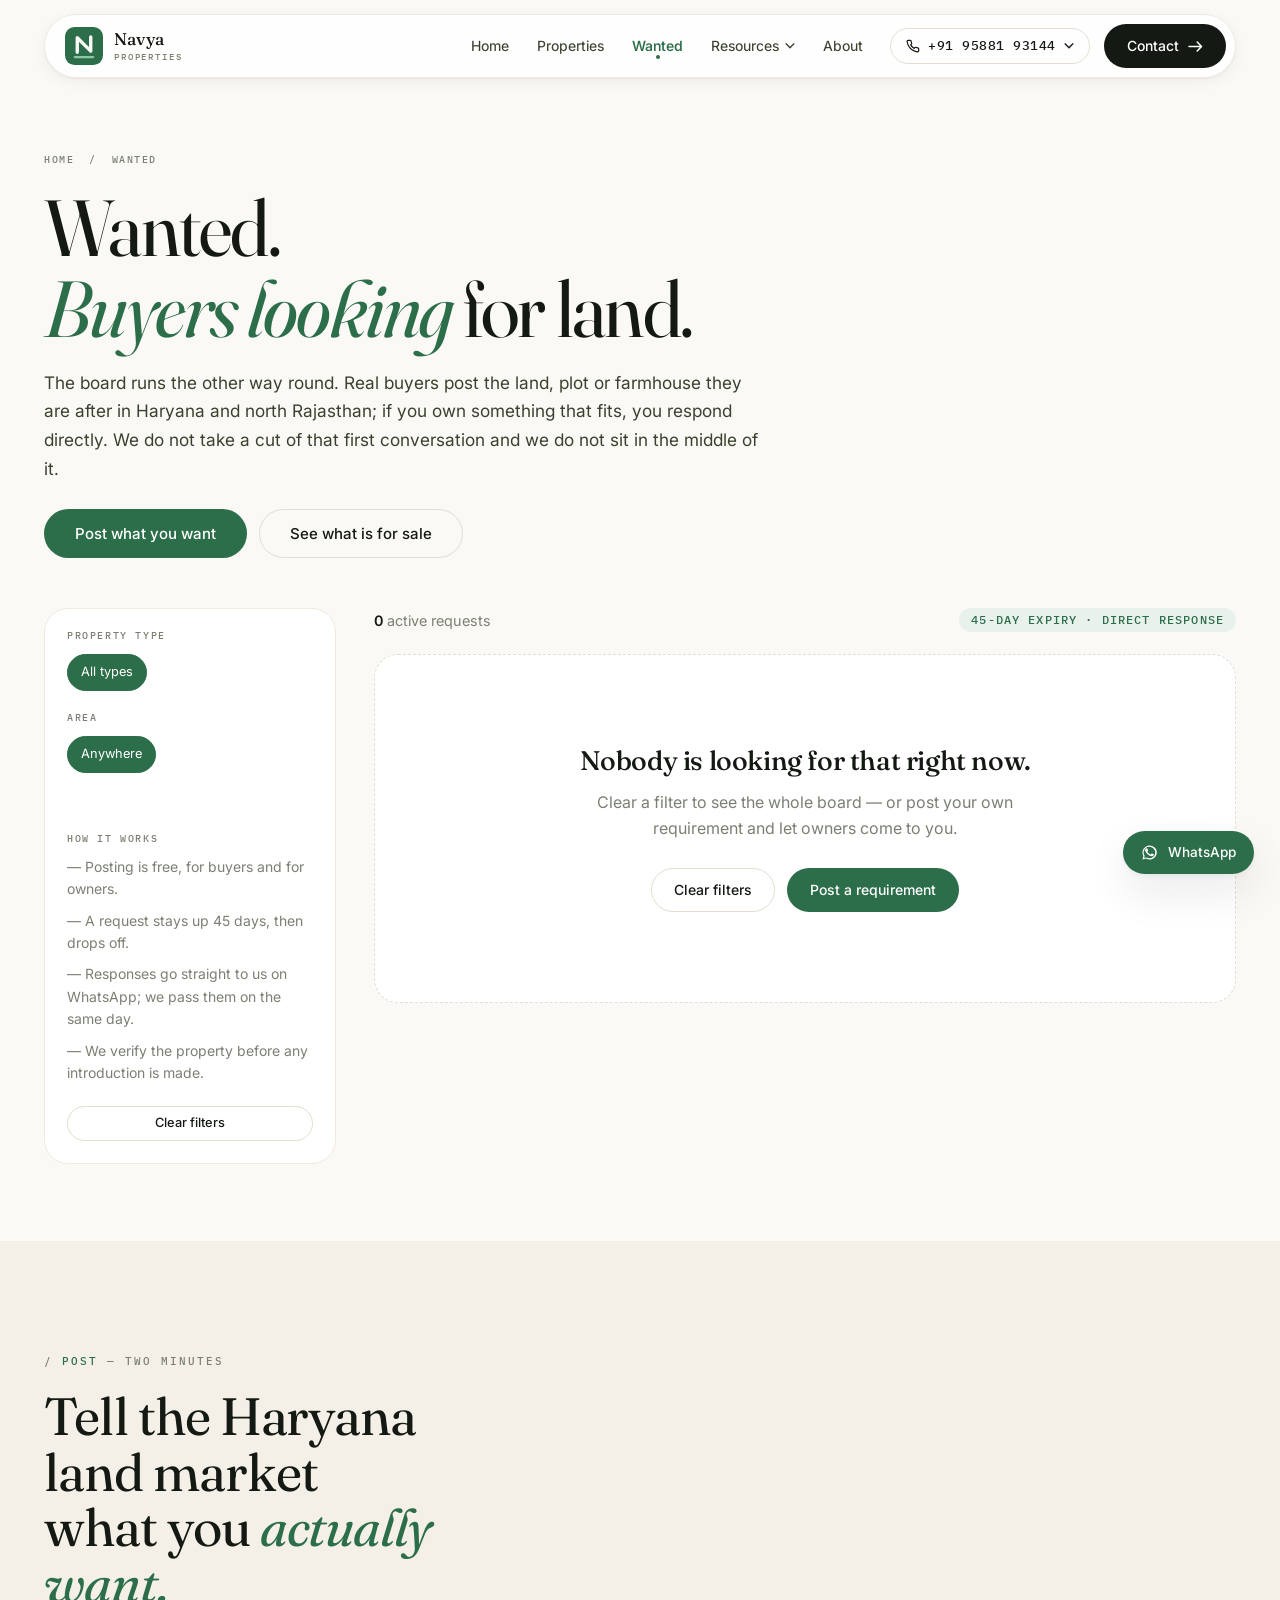
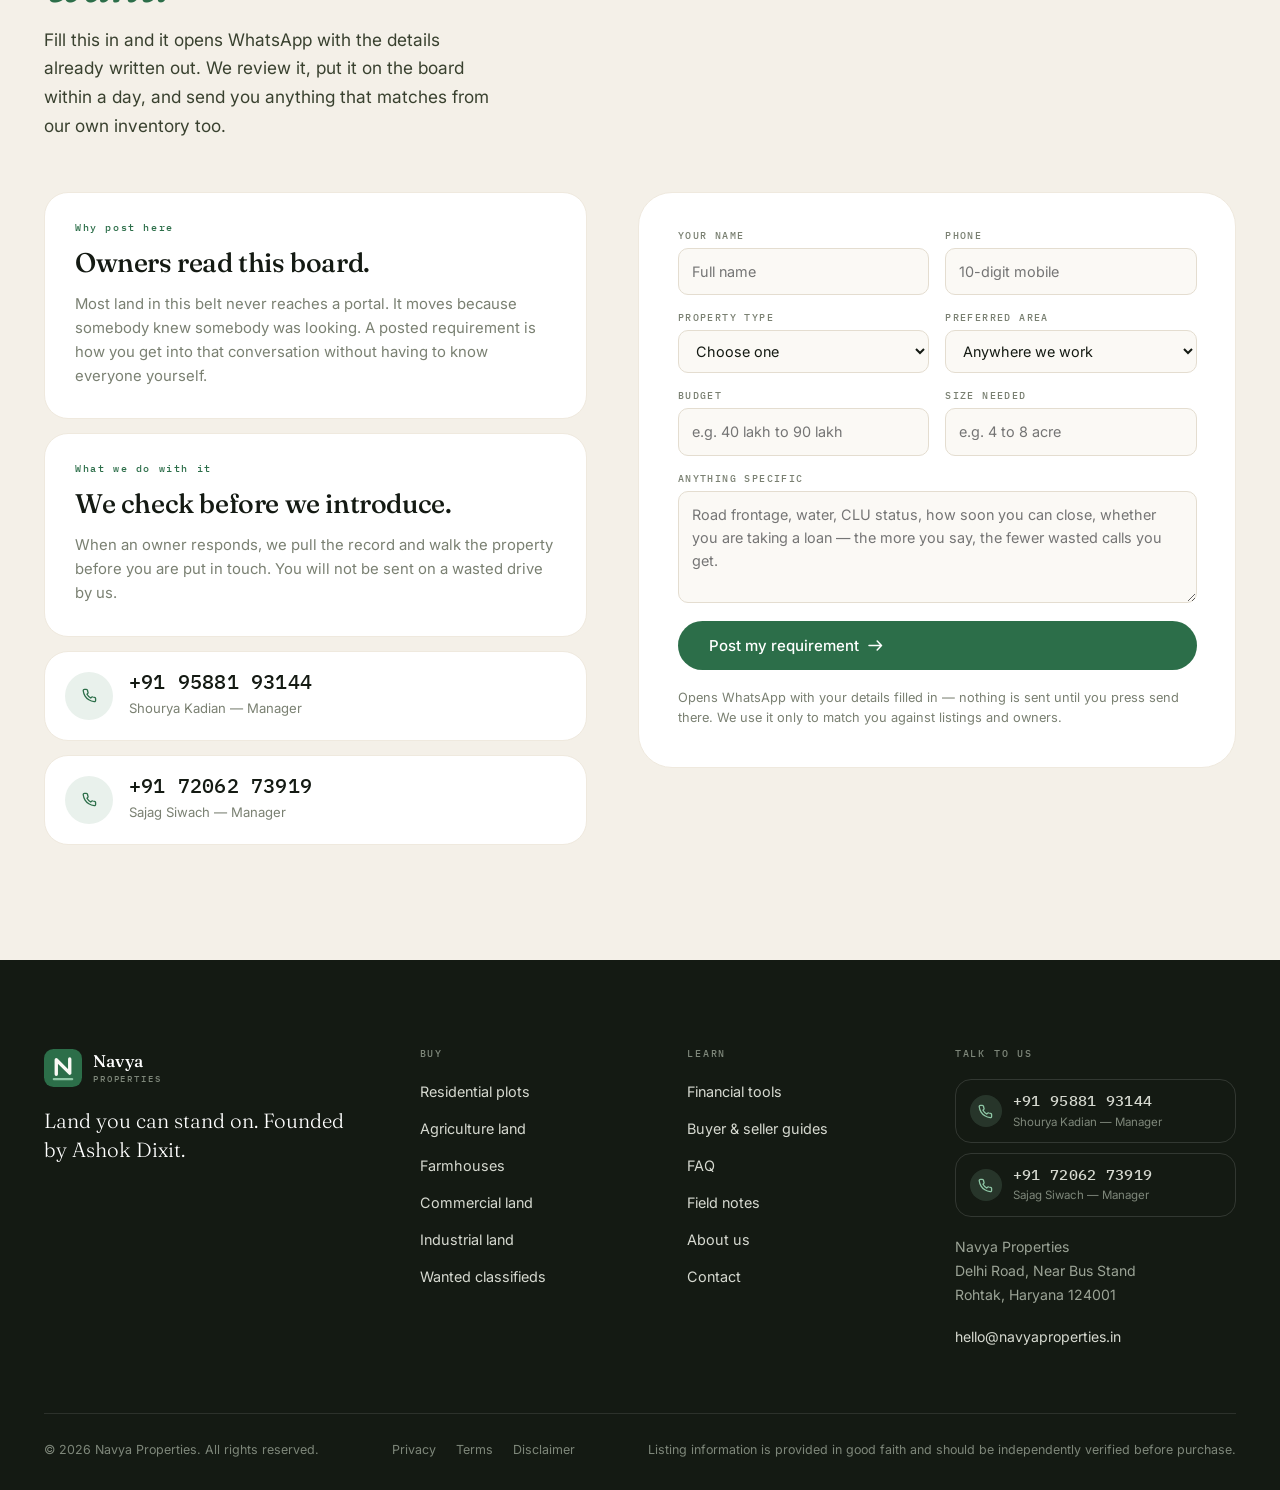
<file: wanted.html>
<!DOCTYPE html>
<html lang="en-IN">
<head>
<meta charset="utf-8">
<meta name="viewport" content="width=device-width, initial-scale=1">
<title>Buyers Looking for Land in Haryana | Navya Properties</title>
<meta name="description" content="Looking for agricultural land, a plot or a farmhouse in Haryana or north Rajasthan? Post your requirement free on our Wanted board and owners respond directly.">
<meta name="robots" content="index, follow, max-image-preview:large">
<meta name="theme-color" content="#2C6E49">
<link rel="canonical" href="https://www.navyaproperty.com/wanted.html">

<meta property="og:type" content="website">
<meta property="og:site_name" content="Navya Properties">
<meta property="og:locale" content="en_IN">
<meta property="og:title" content="Wanted — Buyers Looking for Land in Haryana | Navya Properties">
<meta property="og:description" content="Buyers post what they are looking for; owners respond directly. Free to post, 45-day expiry, no commission on the first conversation.">
<meta property="og:url" content="https://www.navyaproperty.com/wanted.html">
<meta property="og:image" content="https://images.unsplash.com/photo-1500382017468-9049fed747ef?w=1200&amp;h=630&amp;q=76&amp;auto=format&amp;fit=crop">
<meta property="og:image:width" content="1200">
<meta property="og:image:height" content="630">
<meta property="og:image:alt" content="Open farmland at first light">
<meta name="twitter:card" content="summary_large_image">
<meta name="twitter:title" content="Wanted — Buyers Looking for Land in Haryana | Navya Properties">
<meta name="twitter:description" content="Buyers post what they are looking for; owners respond directly. Free to post, 45-day expiry, no commission on the first conversation.">
<meta name="twitter:image" content="https://images.unsplash.com/photo-1500382017468-9049fed747ef?w=1200&amp;h=630&amp;q=76&amp;auto=format&amp;fit=crop">

<link rel="icon" href="assets/img/favicon.svg" type="image/svg+xml">
<link rel="apple-touch-icon" href="assets/img/logo-mark.svg">

<!-- Marks that scripting is live. The scroll-reveal CSS is gated on this, so
     if JS never runs the page renders normally instead of staying blank. -->
<script>document.documentElement.className += " js";</script>

<link rel="preconnect" href="https://fonts.googleapis.com">
<link rel="preconnect" href="https://fonts.gstatic.com" crossorigin>
<link rel="preconnect" href="https://images.unsplash.com" crossorigin>
<link rel="stylesheet" href="https://fonts.googleapis.com/css2?family=Fraunces:ital,opsz,wght@0,9..144,300..700;1,9..144,300..700&family=IBM+Plex+Mono:wght@400;500&family=Inter:wght@300..700&display=swap">
<link rel="stylesheet" href="assets/css/site.css">

<script src="assets/js/config.js" defer></script>
<script src="assets/js/data.js" defer></script>
<script src="assets/js/site.js" defer></script>
<script src="assets/js/wanted.js" defer></script>

<script type="application/ld+json">
{
  "@context": "https://schema.org",
  "@graph": [
    {
      "@type": "WebPage",
      "@id": "https://www.navyaproperty.com/wanted.html#webpage",
      "url": "https://www.navyaproperty.com/wanted.html",
      "name": "Buyers Looking for Land in Haryana | Navya Properties",
      "inLanguage": "en-IN",
      "isPartOf": { "@id": "https://www.navyaproperty.com/#website" },
      "about": { "@id": "https://www.navyaproperty.com/#business" },
      "breadcrumb": { "@id": "https://www.navyaproperty.com/wanted.html#breadcrumb" }
    },
    {
      "@type": "BreadcrumbList",
      "@id": "https://www.navyaproperty.com/wanted.html#breadcrumb",
      "itemListElement": [
        { "@type": "ListItem", "position": 1, "name": "Home", "item": "https://www.navyaproperty.com/" },
        { "@type": "ListItem", "position": 2, "name": "Wanted", "item": "https://www.navyaproperty.com/wanted.html" }
      ]
    }
  ]
}
</script>
</head>

<body>
<a class="skip" href="#main">Skip to content</a>

<!-- ══════════════════════════════ HEADER ══════════════════════════════ -->
<header class="header">
  <div class="header__in">

    <a class="lockup" href="index.html" aria-label="Navya Properties — home">
      <svg class="lockup__mark" viewBox="0 0 96 96" aria-hidden="true">
        <rect width="96" height="96" rx="24" fill="#2C6E49"/>
        <path d="M31 64V27l34 34V25" fill="none" stroke="#FBF9F5" stroke-width="8.5" stroke-linecap="round" stroke-linejoin="round"/>
        <path d="M25 76h46" fill="none" stroke="#8FC7A6" stroke-width="6" stroke-linecap="round"/>
      </svg>
      <span class="lockup__type">
        <span class="lockup__word">Navya</span>
        <span class="lockup__desc">Properties</span>
      </span>
    </a>

    <nav class="nav" aria-label="Primary">
      <a class="nav__link" href="index.html">Home</a>
      <a class="nav__link" href="properties.html">Properties</a>
      <a class="nav__link" href="wanted.html">Wanted</a>

      <span class="drop" data-pop data-open="false">
        <button class="nav__link drop__btn" data-pop-btn aria-expanded="false">
          Resources
          <svg width="10" height="6" viewBox="0 0 11 7" fill="none" aria-hidden="true"><path d="M1 1l4.5 4.5L10 1" stroke="currentColor" stroke-width="1.6" stroke-linecap="round"/></svg>
        </button>
        <span class="drop__panel">
          <a class="drop__item" href="resources.html#tools"><b>Financial tools</b><span>Appreciation, rental yield, LTCG tax, land-unit converter</span></a>
          <a class="drop__item" href="resources.html#guides"><b>Buyer &amp; seller guides</b><span>Free walkthroughs written by our own team</span></a>
          <a class="drop__item" href="resources.html#faq"><b>FAQ</b><span>Fees, verification, NRI rules, timelines</span></a>
          <a class="drop__item" href="resources.html#journal"><b>Field notes</b><span>What we learn on the ground, written up</span></a>
        </span>
      </span>

      <a class="nav__link" href="about.html">About</a>
    </nav>

    <div class="tel" data-pop data-open="false">
      <button class="tel__btn" data-pop-btn aria-expanded="false" aria-label="Show phone numbers">
        <svg width="14" height="14" viewBox="0 0 16 16" fill="none" aria-hidden="true"><path d="M14.5 11.3v2a1.3 1.3 0 0 1-1.5 1.3 13.2 13.2 0 0 1-5.7-2 13 13 0 0 1-4-4A13.2 13.2 0 0 1 1.3 2.9 1.3 1.3 0 0 1 2.6 1.5h2a1.3 1.3 0 0 1 1.3 1.1c.1.7.2 1.3.5 1.9a1.3 1.3 0 0 1-.3 1.4l-.8.8a10.7 10.7 0 0 0 4 4l.8-.8a1.3 1.3 0 0 1 1.4-.3c.6.2 1.2.4 1.9.5a1.3 1.3 0 0 1 1.1 1.2z" stroke="currentColor" stroke-width="1.4" stroke-linecap="round" stroke-linejoin="round"/></svg>
        <span class="js-tel-label">+91 95881 93144</span>
        <svg width="10" height="6" viewBox="0 0 11 7" fill="none" aria-hidden="true"><path d="M1 1l4.5 4.5L10 1" stroke="currentColor" stroke-width="1.6" stroke-linecap="round"/></svg>
      </button>
      <div class="tel__panel js-tel-panel"></div>
    </div>

    <a class="btn header__cta" href="contact.html">
      Contact
      <svg class="arw" width="15" height="11" viewBox="0 0 15 11" fill="none" aria-hidden="true"><path d="M9.2 1l4.3 4.5L9.2 10M13 5.5H1" stroke="currentColor" stroke-width="1.5" stroke-linecap="round" stroke-linejoin="round"/></svg>
    </a>

    <button class="burger" aria-label="Open menu" aria-expanded="false" aria-controls="msheet">
      <span></span><span></span><span></span>
    </button>
  </div>
</header>

<!-- Mobile navigation sheet -->
<div class="msheet" id="msheet" data-open="false">
  <a class="msheet__link" href="index.html">Home</a>
  <a class="msheet__link" href="properties.html">Properties</a>
  <a class="msheet__link" href="wanted.html">Wanted</a>
  <a class="msheet__link" href="resources.html">Resources</a>
  <div class="msheet__sub">
    <a href="resources.html#tools">Financial tools</a>
    <a href="resources.html#guides">Buyer &amp; seller guides</a>
    <a href="resources.html#faq">FAQ</a>
    <a href="resources.html#journal">Field notes</a>
  </div>
  <a class="msheet__link" href="about.html">About</a>
  <a class="msheet__link" href="contact.html">Contact</a>
  <div class="msheet__tel js-tel-list"></div>
</div>


<main id="main">

<section class="phead">
  <div class="wrap">
    <p class="phead__crumb"><a href="index.html">Home</a> &nbsp;/&nbsp; Wanted</p>
    <h1 class="display">Wanted.<br><em>Buyers looking</em> for land.</h1>
    <p class="lede">The board runs the other way round. Real buyers post the land, plot or farmhouse they are after in Haryana and north Rajasthan; if you own something that fits, you respond directly. We do not take a cut of that first conversation and we do not sit in the middle of it.</p>
    <div class="flex-btns mt-m">
      <a class="btn btn--brand btn--wide" href="#post">Post what you want</a>
      <a class="btn btn--ghost btn--wide" href="properties.html">See what is for sale</a>
    </div>
  </div>
</section>

<section class="sec sec--tight" style="padding-top:0">
  <div class="wrap">
    <div class="layout">

      <form class="filters js-wfilters" aria-label="Filter wanted requests">
        <div class="fgroup">
          <h4>Property type</h4>
          <div class="fpills js-w-type"></div>
        </div>
        <div class="fgroup">
          <h4>Area</h4>
          <div class="fpills fpills--scroll js-w-city"></div>
        </div>
        <hr class="divider" style="border:0;height:1px;background:var(--line)">
        <div>
          <h4 style="font:500 10px/1 var(--mono);letter-spacing:.16em;text-transform:uppercase;color:var(--muted);margin-bottom:12px">How it works</h4>
          <ul class="small" style="color:var(--muted);display:grid;gap:9px">
            <li>&mdash; Posting is free, for buyers and for owners.</li>
            <li>&mdash; A request stays up 45 days, then drops off.</li>
            <li>&mdash; Responses go straight to us on WhatsApp; we pass them on the same day.</li>
            <li>&mdash; We verify the property before any introduction is made.</li>
          </ul>
        </div>
        <button type="button" class="btn btn--ghost btn--block btn--sm js-wreset">Clear filters</button>
      </form>

      <div>
        <div class="resbar">
          <p class="resbar__count"><b class="js-wcount">0</b> <span class="js-wcount-word">active requests</span></p>
          <span class="chip chip--verified">45-day expiry &middot; direct response</span>
        </div>

        <div class="wgrid js-wresults"></div>

        <div class="empty js-wempty" hidden>
          <h3 class="h3">Nobody is looking for that right now.</h3>
          <p class="mt-s">Clear a filter to see the whole board &mdash; or post your own requirement and let owners come to you.</p>
          <div class="flex-btns mt-m" style="justify-content:center">
            <button type="button" class="btn btn--ghost js-wreset">Clear filters</button>
            <a class="btn btn--brand" href="#post">Post a requirement</a>
          </div>
        </div>
      </div>

    </div>
  </div>
</section>

<!-- ══════════════════════════ POST A REQUEST ══════════════════════════ -->
<section class="sec sec--sand" id="post">
  <div class="wrap">
    <div class="sec-head" data-reveal>
      <div class="sec-head__l">
        <span class="sec-num">/ <b>Post</b> &mdash; Two minutes</span>
        <h2 class="h2">Tell the Haryana land market<br>what you <em>actually want.</em></h2>
        <p class="lede mt-s">Fill this in and it opens WhatsApp with the details already written out. We review it, put it on the board within a day, and send you anything that matches from our own inventory too.</p>
      </div>
    </div>

    <div class="cgrid mt-l" data-reveal="60">
      <div>
        <div class="vcard">
          <span class="vcard__n">Why post here</span>
          <h3 class="h3">Owners read this board.</h3>
          <p>Most land in this belt never reaches a portal. It moves because somebody knew somebody was looking. A posted requirement is how you get into that conversation without having to know everyone yourself.</p>
        </div>
        <div class="vcard mt-s">
          <span class="vcard__n">What we do with it</span>
          <h3 class="h3">We check before we introduce.</h3>
          <p>When an owner responds, we pull the record and walk the property before you are put in touch. You will not be sent on a wasted drive by us.</p>
        </div>
        <div class="callcard mt-s js-tel-list"></div>
      </div>

      <form class="form js-form" data-subject="Wanted listing" data-intro="New WANTED request from the website:">
        <div class="form__row">
          <div class="field">
            <label for="w-name">Your name</label>
            <input id="w-name" name="name" required autocomplete="name" placeholder="Full name">
          </div>
          <div class="field">
            <label for="w-phone">Phone</label>
            <input id="w-phone" name="phone" required inputmode="tel" autocomplete="tel" placeholder="10-digit mobile">
          </div>
        </div>

        <div class="form__row">
          <div class="field">
            <label for="w-type">Property type</label>
            <select id="w-type" name="type" class="js-type-options" required><option value="">Choose one</option></select>
          </div>
          <div class="field">
            <label for="w-city">Preferred area</label>
            <select id="w-city" name="city" class="js-city-options"><option value="">Anywhere we work</option></select>
          </div>
        </div>

        <div class="form__row">
          <div class="field">
            <label for="w-budget">Budget</label>
            <input id="w-budget" name="budget" placeholder="e.g. 40 lakh to 90 lakh">
          </div>
          <div class="field">
            <label for="w-size">Size needed</label>
            <input id="w-size" name="size" placeholder="e.g. 4 to 8 acre">
          </div>
        </div>

        <div class="field">
          <label for="w-note">Anything specific</label>
          <textarea id="w-note" name="note" placeholder="Road frontage, water, CLU status, how soon you can close, whether you are taking a loan — the more you say, the fewer wasted calls you get."></textarea>
        </div>

        <button class="btn btn--brand btn--wide" type="submit">
          Post my requirement
          <svg class="arw" width="15" height="11" viewBox="0 0 15 11" fill="none" aria-hidden="true"><path d="M9.2 1l4.3 4.5L9.2 10M13 5.5H1" stroke="currentColor" stroke-width="1.5" stroke-linecap="round" stroke-linejoin="round"/></svg>
        </button>

        <p class="form__note">Opens WhatsApp with your details filled in &mdash; nothing is sent until you press send there. We use it only to match you against listings and owners.</p>
        <p class="form__ok">Thanks &mdash; your details are ready in WhatsApp. Send that message and we will have the request on the board within a day.</p>
      </form>
    </div>
  </div>
</section>

</main>

<!-- ══════════════════════════════ FOOTER ══════════════════════════════ -->
<footer class="footer">
  <div class="wrap">
    <div class="footer__grid">

      <div class="footer__brand">
        <span class="lockup">
          <svg class="lockup__mark" viewBox="0 0 96 96" aria-hidden="true">
            <rect width="96" height="96" rx="24" fill="#2C6E49"/>
            <path d="M31 64V27l34 34V25" fill="none" stroke="#FBF9F5" stroke-width="8.5" stroke-linecap="round" stroke-linejoin="round"/>
            <path d="M25 76h46" fill="none" stroke="#8FC7A6" stroke-width="6" stroke-linecap="round"/>
          </svg>
          <span class="lockup__type">
            <span class="lockup__word">Navya</span>
            <span class="lockup__desc">Properties</span>
          </span>
        </span>
        <p class="footer__tag">Land you can stand on. Founded by <span class="js-founder">Ashok Dixit</span>.</p>
        <div class="socials">
          <a href="#" data-social="facebook" aria-label="Facebook"><svg width="16" height="16" viewBox="0 0 24 24" fill="currentColor"><path d="M14 9h3V6h-3c-2.2 0-4 1.8-4 4v2H8v3h2v7h3v-7h3l1-3h-4v-2c0-.6.4-1 1-1z"/></svg></a>
          <a href="#" data-social="instagram" aria-label="Instagram"><svg width="16" height="16" viewBox="0 0 24 24" fill="none"><rect x="3" y="3" width="18" height="18" rx="5" stroke="currentColor" stroke-width="1.8"/><circle cx="12" cy="12" r="4" stroke="currentColor" stroke-width="1.8"/><circle cx="17.2" cy="6.8" r="1.2" fill="currentColor"/></svg></a>
          <a href="#" data-social="youtube" aria-label="YouTube"><svg width="16" height="16" viewBox="0 0 24 24" fill="currentColor"><path d="M22 12s0-3.2-.4-4.7a2.5 2.5 0 0 0-1.8-1.8C18.3 5 12 5 12 5s-6.3 0-7.8.5a2.5 2.5 0 0 0-1.8 1.8C2 8.8 2 12 2 12s0 3.2.4 4.7a2.5 2.5 0 0 0 1.8 1.8C5.7 19 12 19 12 19s6.3 0 7.8-.5a2.5 2.5 0 0 0 1.8-1.8C22 15.2 22 12 22 12zM10 15V9l5 3z"/></svg></a>
          <a href="#" data-social="linkedin" aria-label="LinkedIn"><svg width="16" height="16" viewBox="0 0 24 24" fill="currentColor"><path d="M6.9 8.5H4V20h2.9zM5.4 3.7a1.7 1.7 0 1 0 0 3.4 1.7 1.7 0 0 0 0-3.4zM20 13.4c0-3.1-1.7-4.6-3.9-4.6a3.4 3.4 0 0 0-3 1.7V8.5H10.2V20H13v-6c0-1.6.3-3 2.2-3s1.9 1.6 1.9 3.1V20H20z"/></svg></a>
        </div>
      </div>

      <div>
        <h4>Buy</h4>
        <ul>
          <li><a href="properties.html?type=residential-plot">Residential plots</a></li>
          <li><a href="properties.html?type=agriculture-land">Agriculture land</a></li>
          <li><a href="properties.html?type=farmhouse">Farmhouses</a></li>
          <li><a href="properties.html?type=commercial-land">Commercial land</a></li>
          <li><a href="properties.html?type=industrial-land">Industrial land</a></li>
          <li><a href="wanted.html">Wanted classifieds</a></li>
        </ul>
      </div>

      <div>
        <h4>Learn</h4>
        <ul>
          <li><a href="resources.html#tools">Financial tools</a></li>
          <li><a href="resources.html#guides">Buyer &amp; seller guides</a></li>
          <li><a href="resources.html#faq">FAQ</a></li>
          <li><a href="resources.html#journal">Field notes</a></li>
          <li><a href="about.html">About us</a></li>
          <li><a href="contact.html">Contact</a></li>
        </ul>
      </div>

      <div>
        <h4>Talk to us</h4>
        <div class="footer__tel js-tel-list"></div>
        <p class="footer__addr js-office"></p>
        <p class="footer__addr"><a class="js-email" href="#"></a></p>
      </div>

    </div>

    <div class="footer__legal">
      <p>&copy; <span class="js-year">2026</span> Navya Properties. All rights reserved.</p>
      <nav aria-label="Legal">
        <a href="#">Privacy</a>
        <a href="#">Terms</a>
        <a href="#">Disclaimer</a>
      </nav>
      <p>Listing information is provided in good faith and should be independently verified before purchase.</p>
    </div>
  </div>
</footer>

<div class="fab js-fab"></div>


</body>
</html>
</file>
<file: assets/css/site.css>
/* ==========================================================================
   Navya Properties — site.css
   One stylesheet for every page. Tokens first, then layout, then components.
   Light-only by design: the palette is paper + field, and the photography
   carries the contrast.
   ========================================================================== */

/* ── 1. Tokens ─────────────────────────────────────────────────────────── */
:root{
  --bg:#FBF9F5;
  --bg-2:#F4F0E8;
  --bg-3:#EDE7DB;
  --paper:#FFFFFF;

  --ink:#141A13;
  --ink-2:#39412F;
  --muted:#7A8072;
  --line:#E4DDD0;
  --line-soft:#EFE9DE;

  --brand:#2C6E49;
  --brand-2:#4C956C;
  --brand-3:#8FC7A6;
  --brand-soft:#E9F1EC;
  --gold:#A97C36;
  --gold-soft:#F6EEDF;

  --r-sm:10px;
  --r:16px;
  --r-lg:24px;
  --r-xl:34px;

  --maxw:1280px;
  --gut:clamp(18px,4vw,44px);

  --shadow-s:0 1px 2px rgba(20,26,19,.05), 0 4px 14px rgba(20,26,19,.05);
  --shadow-m:0 2px 6px rgba(20,26,19,.06), 0 18px 44px rgba(20,26,19,.09);
  --shadow-l:0 30px 80px rgba(20,26,19,.16);

  --sans:'Inter',system-ui,-apple-system,'Segoe UI',sans-serif;
  --serif:'Fraunces',Georgia,'Times New Roman',serif;
  --mono:'IBM Plex Mono',ui-monospace,'SF Mono',Menlo,monospace;

  --ease:cubic-bezier(.22,.61,.36,1);
}

/* ── 2. Reset ──────────────────────────────────────────────────────────── */
*,*::before,*::after{box-sizing:border-box}
html{-webkit-text-size-adjust:100%;scroll-behavior:smooth}
@media (prefers-reduced-motion:reduce){html{scroll-behavior:auto}}
body{
  margin:0;background:var(--bg);color:var(--ink);
  font:400 16px/1.62 var(--sans);
  -webkit-font-smoothing:antialiased;text-rendering:optimizeLegibility;
  overflow-x:hidden;
}
img,svg,video{max-width:100%;display:block}
img{height:auto}
a{color:inherit;text-decoration:none}
button,input,select,textarea{font:inherit;color:inherit}
button{background:none;border:0;cursor:pointer}
h1,h2,h3,h4,p,figure,blockquote,dl,dd{margin:0}
ul,ol{margin:0;padding:0;list-style:none}
:focus-visible{outline:2px solid var(--brand);outline-offset:3px;border-radius:4px}
::selection{background:var(--brand);color:#fff}

.skip{
  position:absolute;left:-9999px;top:0;z-index:200;
  background:var(--ink);color:#fff;padding:12px 20px;border-radius:0 0 var(--r-sm) 0;
}
.skip:focus{left:0}

/* ── 3. Layout primitives ──────────────────────────────────────────────── */
.wrap{width:100%;max-width:var(--maxw);margin-inline:auto;padding-inline:var(--gut)}
.sec{padding-block:clamp(64px,9vw,132px)}
.sec--tight{padding-block:clamp(48px,6vw,88px)}
.sec--paper{background:var(--paper)}
.sec--sand{background:var(--bg-2)}
.sec--ink{background:var(--ink);color:#F0EEE8}
.sec--ink .muted,.sec--ink .lede{color:#A9B2A4}

/* ── 4. Type ───────────────────────────────────────────────────────────── */
.eyebrow{
  font:500 11px/1 var(--mono);letter-spacing:.16em;text-transform:uppercase;
  color:var(--brand);display:inline-flex;align-items:center;gap:9px;
}
.eyebrow--muted{color:var(--muted)}
.eyebrow::before{content:"";width:22px;height:1px;background:currentColor;opacity:.5;flex:none}
.eyebrow--bare::before{display:none}

.display{
  font-family:var(--serif);font-weight:400;line-height:1.02;letter-spacing:-.022em;
  font-size:clamp(2.4rem,6.2vw,5.1rem);
  font-variation-settings:'opsz' 144;
}
.display em{font-style:italic;color:var(--brand)}
.h2{
  font-family:var(--serif);font-weight:400;line-height:1.06;letter-spacing:-.02em;
  font-size:clamp(1.95rem,4.1vw,3.35rem);
}
.h2 em{font-style:italic;color:var(--brand)}
.h3{
  font-family:var(--serif);font-weight:500;line-height:1.16;letter-spacing:-.015em;
  font-size:clamp(1.28rem,2.1vw,1.72rem);
}
.h4{font:500 1.02rem/1.35 var(--sans);letter-spacing:-.01em}
.lede{font-size:clamp(1rem,1.35vw,1.14rem);line-height:1.66;color:var(--ink-2);max-width:60ch}
.muted{color:var(--muted)}
.small{font-size:.875rem;line-height:1.6}

/* Section counter, e.g. "/ 02 — BY PURPOSE" */
.sec-head{display:flex;flex-wrap:wrap;gap:clamp(20px,4vw,60px);align-items:flex-end;justify-content:space-between}
.sec-head__l{max-width:46ch}
.sec-num{
  font:500 11px/1 var(--mono);letter-spacing:.18em;text-transform:uppercase;
  color:var(--muted);margin-bottom:22px;display:block;
}
.sec-num b{color:var(--brand);font-weight:500}

/* ── 5. Buttons & chips ────────────────────────────────────────────────── */
.btn{
  --bg-btn:var(--ink);--fg-btn:#fff;
  display:inline-flex;align-items:center;gap:9px;
  background:var(--bg-btn);color:var(--fg-btn);
  padding:14px 22px;border-radius:999px;
  font:500 .875rem/1 var(--sans);white-space:nowrap;
  transition:transform .28s var(--ease),background .28s var(--ease),box-shadow .28s var(--ease);
  border:1px solid transparent;
}
.btn:hover{transform:translateY(-2px);box-shadow:var(--shadow-m)}
.btn:active{transform:translateY(0)}
.btn .arw{transition:transform .28s var(--ease)}
.btn:hover .arw{transform:translateX(4px)}
.btn--brand{--bg-btn:var(--brand)}
.btn--ghost{--bg-btn:transparent;--fg-btn:var(--ink);border-color:var(--line)}
.btn--ghost:hover{border-color:var(--ink);background:var(--paper)}
.btn--light{--bg-btn:#fff;--fg-btn:var(--ink)}
.btn--sm{padding:10px 16px;font-size:.8rem}
.btn--wide{padding:16px 30px;font-size:.94rem}
.btn--block{width:100%;justify-content:center}

.link-arw{
  display:inline-flex;align-items:center;gap:8px;
  font:500 .875rem/1 var(--sans);color:var(--ink);
  border-bottom:1px solid var(--line);padding-bottom:5px;
  transition:color .25s var(--ease),border-color .25s var(--ease);
}
.link-arw:hover{color:var(--brand);border-color:var(--brand)}
.link-arw .arw{transition:transform .25s var(--ease)}
.link-arw:hover .arw{transform:translateX(4px)}

.chip{
  display:inline-flex;align-items:center;gap:6px;
  padding:6px 12px;border-radius:999px;background:var(--bg-2);
  font:500 .72rem/1 var(--mono);letter-spacing:.1em;text-transform:uppercase;color:var(--ink-2);
}
.chip--verified{background:var(--brand-soft);color:var(--brand)}
.chip--gold{background:var(--gold-soft);color:var(--gold)}
.chip--sold{background:var(--ink);color:#fff}
.chip--live{background:var(--brand);color:#fff}
.chip--live .dot{width:6px;height:6px;border-radius:50%;background:#fff;animation:pulse 2s infinite}
@keyframes pulse{0%,100%{opacity:1}50%{opacity:.25}}

/* ── 6. Header ─────────────────────────────────────────────────────────── */
.header{position:sticky;top:0;z-index:80;padding:14px var(--gut) 0;transition:padding .3s var(--ease)}
.header.is-stuck{padding-top:8px}
.header__in{
  max-width:var(--maxw);margin-inline:auto;
  display:flex;align-items:center;gap:14px;
  background:rgba(255,255,255,.86);backdrop-filter:blur(18px) saturate(150%);
  -webkit-backdrop-filter:blur(18px) saturate(150%);
  border:1px solid var(--line-soft);border-radius:999px;
  padding:9px 9px 9px 20px;
  box-shadow:var(--shadow-s);
  transition:box-shadow .3s var(--ease),background .3s var(--ease);
}
.header.is-stuck .header__in{box-shadow:var(--shadow-m);background:rgba(255,255,255,.95)}

.lockup{display:flex;align-items:center;gap:11px;flex:none}
.lockup__mark{width:38px;height:38px;flex:none}
.lockup__type{display:flex;flex-direction:column;line-height:1}
.lockup__word{font:500 1.06rem/1 var(--serif);letter-spacing:.01em}
.lockup__desc{font:500 8.5px/1 var(--mono);letter-spacing:.22em;text-transform:uppercase;color:var(--muted);margin-top:5px}

.nav{display:flex;align-items:center;gap:2px;margin-left:auto}
.nav__link{
  position:relative;padding:9px 13px;border-radius:999px;
  font:450 .875rem/1 var(--sans);color:var(--ink-2);
  transition:color .22s var(--ease),background .22s var(--ease);
}
.nav__link:hover{color:var(--ink);background:var(--bg-2)}
.nav__link[aria-current="page"]{color:var(--brand);font-weight:550}
.nav__link[aria-current="page"]::after{
  content:"";position:absolute;left:50%;bottom:3px;transform:translateX(-50%);
  width:4px;height:4px;border-radius:50%;background:var(--brand);
}

/* Resources dropdown */
.drop{position:relative}
.drop__btn{display:inline-flex;align-items:center;gap:6px}
.drop__btn svg{transition:transform .25s var(--ease)}
.drop[data-open="true"] .drop__btn svg{transform:rotate(180deg)}
.drop__panel{
  position:absolute;top:calc(100% + 12px);left:50%;transform:translate(-50%,8px);
  min-width:276px;background:var(--paper);border:1px solid var(--line-soft);
  border-radius:var(--r);box-shadow:var(--shadow-m);padding:8px;
  opacity:0;visibility:hidden;transition:opacity .22s var(--ease),transform .22s var(--ease),visibility .22s;
}
.drop[data-open="true"] .drop__panel{opacity:1;visibility:visible;transform:translate(-50%,0)}
.drop__item{display:block;padding:11px 13px;border-radius:var(--r-sm);transition:background .18s}
.drop__item:hover{background:var(--bg-2)}
.drop__item b{display:block;font:500 .875rem/1.3 var(--sans)}
.drop__item span{display:block;font-size:.78rem;color:var(--muted);margin-top:2px;line-height:1.4}

/* Phone popover — two numbers, so it opens rather than dials */
.tel{position:relative;flex:none}
.tel__btn{
  display:inline-flex;align-items:center;gap:8px;padding:10px 15px;border-radius:999px;
  border:1px solid var(--line);font:500 .82rem/1 var(--mono);letter-spacing:.04em;color:var(--ink);
  transition:border-color .22s var(--ease),background .22s var(--ease),color .22s var(--ease);
}
.tel__btn:hover{border-color:var(--brand);background:var(--brand-soft);color:var(--brand)}
.tel__panel{
  position:absolute;top:calc(100% + 12px);right:0;transform:translateY(8px);
  width:268px;background:var(--paper);border:1px solid var(--line-soft);
  border-radius:var(--r);box-shadow:var(--shadow-m);padding:10px;
  opacity:0;visibility:hidden;transition:opacity .22s var(--ease),transform .22s var(--ease),visibility .22s;
}
.tel[data-open="true"] .tel__panel{opacity:1;visibility:visible;transform:translateY(0)}
.tel__row{display:flex;align-items:center;gap:11px;padding:11px 12px;border-radius:var(--r-sm);transition:background .18s}
.tel__row:hover{background:var(--bg-2)}
.tel__txt b{font:500 .95rem/1.2 var(--mono);letter-spacing:.02em;display:block}
.tel__txt small{font-size:.72rem;color:var(--muted);display:block;margin-top:3px}
.tel__ico{width:32px;height:32px;border-radius:50%;background:var(--brand-soft);color:var(--brand);display:grid;place-items:center;flex:none}

.burger{display:none;width:42px;height:42px;border-radius:999px;border:1px solid var(--line);place-items:center;flex:none}
.burger span{display:block;width:17px;height:1.6px;background:var(--ink);border-radius:2px;transition:transform .3s var(--ease),opacity .2s}
.burger span+span{margin-top:4.6px}
.burger[aria-expanded="true"] span:nth-child(1){transform:translateY(6.2px) rotate(45deg)}
.burger[aria-expanded="true"] span:nth-child(2){opacity:0}
.burger[aria-expanded="true"] span:nth-child(3){transform:translateY(-6.2px) rotate(-45deg)}

/* Mobile sheet */
.msheet{
  position:fixed;inset:0;z-index:90;background:var(--bg);
  padding:96px var(--gut) 40px;overflow-y:auto;
  opacity:0;visibility:hidden;transform:translateY(-8px);
  transition:opacity .3s var(--ease),transform .3s var(--ease),visibility .3s;
}
.msheet[data-open="true"]{opacity:1;visibility:visible;transform:none}
.msheet__link{
  display:flex;align-items:center;justify-content:space-between;
  padding:18px 0;border-bottom:1px solid var(--line);
  font:400 1.6rem/1.1 var(--serif);
}
.msheet__sub{padding:4px 0 16px}
.msheet__sub a{display:block;padding:9px 0;font-size:.92rem;color:var(--ink-2)}
.msheet__tel{display:grid;gap:10px;margin-top:30px}
.msheet__tel a{display:flex;align-items:center;gap:12px;padding:14px 16px;border:1px solid var(--line);border-radius:var(--r)}

@media (max-width:1080px){
  .nav,.tel{display:none}
  .burger{display:grid}
  .header__in{padding:9px 9px 9px 16px}
  .header__cta{margin-left:auto}
}
@media (min-width:1081px){.msheet{display:none}}
@media (max-width:600px){.header__cta{display:none}}

/* ── 7. Hero ───────────────────────────────────────────────────────────── */
.hero{padding:clamp(14px,2vw,22px) var(--gut) 0}
.hero__card{
  position:relative;max-width:var(--maxw);margin-inline:auto;
  border-radius:var(--r-xl);overflow:hidden;
  min-height:min(86vh,860px);display:flex;flex-direction:column;justify-content:flex-end;
  padding:clamp(24px,4vw,58px);color:#fff;isolation:isolate;
  background:#1c2a1f;
}
.hero__img{position:absolute;inset:0;width:100%;height:100%;object-fit:cover;z-index:-2;
  animation:heroIn 1.6s var(--ease) both}
@keyframes heroIn{from{transform:scale(1.07)}to{transform:none}}
.hero__card::after{
  content:"";position:absolute;inset:0;z-index:-1;
  background:linear-gradient(180deg,rgba(12,20,13,.62) 0%,rgba(12,20,13,.18) 34%,rgba(12,20,13,.5) 68%,rgba(12,20,13,.88) 100%);
}
.hero__top{position:absolute;top:clamp(20px,3vw,38px);left:clamp(24px,4vw,58px);right:clamp(24px,4vw,58px);
  display:flex;justify-content:space-between;gap:20px;flex-wrap:wrap}
.hero__top .eyebrow{color:#CFE7D8}
.hero__top .eyebrow--r{color:rgba(255,255,255,.66)}
.hero h1{margin-bottom:20px}
.hero h1 em{color:var(--brand-3)}
.hero__lede{color:rgba(255,255,255,.86);max-width:54ch;font-size:clamp(.98rem,1.3vw,1.1rem)}
.hero__notes{display:flex;flex-wrap:wrap;gap:10px 26px;margin-top:24px}
.hero__note{display:flex;align-items:center;gap:9px;font-size:.84rem;color:rgba(255,255,255,.8)}
.hero__note svg{color:var(--brand-3);flex:none}

/* Search bar */
.finder{
  margin-top:clamp(26px,4vw,44px);background:rgba(255,255,255,.96);backdrop-filter:blur(10px);
  border-radius:var(--r-lg);padding:12px;display:grid;gap:10px;
  grid-template-columns:1.3fr 1fr auto;align-items:center;box-shadow:var(--shadow-l);
}
.finder__f{display:flex;flex-direction:column;gap:5px;padding:8px 14px;border-radius:var(--r);min-width:0}
.finder__f+.finder__f{border-left:1px solid var(--line-soft)}
.finder__f label{font:500 10px/1 var(--mono);letter-spacing:.15em;text-transform:uppercase;color:var(--muted)}
.finder__f select{
  border:0;background:none;font:500 .95rem/1.3 var(--sans);color:var(--ink);
  padding:2px 0;width:100%;cursor:pointer;appearance:none;
  background-image:url("data:image/svg+xml,%3Csvg xmlns='http://www.w3.org/2000/svg' width='11' height='7' viewBox='0 0 11 7'%3E%3Cpath d='M1 1l4.5 4.5L10 1' stroke='%237A8072' stroke-width='1.6' fill='none' stroke-linecap='round'/%3E%3C/svg%3E");
  background-repeat:no-repeat;background-position:right center;padding-right:18px;
}
.finder .btn{justify-content:center;height:100%;padding-inline:26px}
@media (max-width:760px){
  .finder{grid-template-columns:1fr}
  .finder__f+.finder__f{border-left:0;border-top:1px solid var(--line-soft)}
  .finder .btn{padding-block:15px}
}

/* ── 8. Stats + marquee ────────────────────────────────────────────────── */
.stats{display:grid;grid-template-columns:repeat(4,1fr);gap:1px;background:var(--line);
  border:1px solid var(--line);border-radius:var(--r-lg);overflow:hidden}
.stat{background:var(--bg);padding:clamp(22px,3vw,34px)}
.stat b{display:block;font:400 clamp(2rem,3.6vw,2.9rem)/1 var(--serif);letter-spacing:-.02em}
.stat b i{font-style:normal;color:var(--brand);font-size:.55em;vertical-align:.35em;margin-left:2px}
.stat span{display:block;margin-top:11px;font:500 10.5px/1.4 var(--mono);letter-spacing:.14em;text-transform:uppercase;color:var(--muted)}
@media (max-width:720px){.stats{grid-template-columns:repeat(2,1fr)}}

.marquee{overflow:hidden;border-block:1px solid var(--line);padding:16px 0;background:var(--bg-2)}
.marquee__track{display:flex;width:max-content;animation:slide 46s linear infinite}
.marquee:hover .marquee__track{animation-play-state:paused}
@keyframes slide{to{transform:translateX(-50%)}}
.marquee__item{display:inline-flex;align-items:center;gap:26px;padding-inline:26px;
  font:400 clamp(1rem,1.6vw,1.35rem)/1 var(--serif);color:var(--ink-2);white-space:nowrap}
.marquee__item::after{content:"✦";color:var(--brand-3);font-size:.6em}
@media (prefers-reduced-motion:reduce){.marquee__track{animation:none}}

/* ── 9. Cities ─────────────────────────────────────────────────────────── */
.cities{display:grid;grid-template-columns:1.15fr 1fr;gap:clamp(14px,1.6vw,20px);margin-top:clamp(34px,5vw,60px)}
.cities__minor{display:grid;grid-template-columns:1fr 1fr;gap:clamp(14px,1.6vw,20px)}
.citycard{
  position:relative;border-radius:var(--r-lg);overflow:hidden;isolation:isolate;
  min-height:230px;display:flex;flex-direction:column;justify-content:flex-end;
  padding:22px;color:#fff;background:#243024;
}
.citycard--lead{min-height:520px;padding:clamp(24px,3vw,34px)}
.citycard img{position:absolute;inset:0;width:100%;height:100%;object-fit:cover;z-index:-2;
  transition:transform .8s var(--ease)}
.citycard:hover img{transform:scale(1.06)}
.citycard::after{content:"";position:absolute;inset:0;z-index:-1;
  background:linear-gradient(180deg,rgba(12,20,13,.45) 0%,rgba(12,20,13,.05) 40%,rgba(12,20,13,.8) 100%)}
.citycard__tag{position:absolute;top:20px;left:20px;font:500 10px/1 var(--mono);letter-spacing:.16em;
  text-transform:uppercase;color:rgba(255,255,255,.85);background:rgba(255,255,255,.16);
  backdrop-filter:blur(6px);padding:7px 11px;border-radius:999px}
.citycard__name{font:400 clamp(1.5rem,2.6vw,2.5rem)/1 var(--serif);letter-spacing:-.02em}
.citycard__meta{display:flex;gap:22px;margin-top:16px;flex-wrap:wrap}
.citycard__meta div span{display:block;font:500 9.5px/1 var(--mono);letter-spacing:.14em;text-transform:uppercase;color:rgba(255,255,255,.62)}
.citycard__meta div b{display:block;margin-top:6px;font:500 .95rem/1 var(--sans)}
.citycard__cta{margin-top:22px}
.citycard__cta .link-arw{color:#fff;border-color:rgba(255,255,255,.32)}
.citycard__cta .link-arw:hover{color:#fff;border-color:#fff}
.citycard--min .citycard__name{font-size:clamp(1.15rem,1.7vw,1.42rem)}
.citycard--min .citycard__sub{margin-top:7px;font:500 10px/1 var(--mono);letter-spacing:.12em;
  text-transform:uppercase;color:rgba(255,255,255,.74)}
@media (max-width:900px){
  .cities{grid-template-columns:1fr}
  .citycard--lead{min-height:360px}
}
@media (max-width:520px){.cities__minor{grid-template-columns:1fr}}

/* Every town we work in, as a chip row under the city cards. */
.citylist{display:flex;flex-wrap:wrap;gap:8px;margin-top:clamp(24px,3vw,38px)}
.citypill{
  display:inline-flex;align-items:center;gap:8px;padding:9px 10px 9px 15px;border-radius:999px;
  border:1px solid var(--line);background:var(--paper);
  font:450 .86rem/1 var(--sans);color:var(--ink-2);
  transition:border-color .22s var(--ease),background .22s var(--ease),color .22s var(--ease),transform .22s var(--ease);
}
.citypill i{
  font-style:normal;font:500 9px/1 var(--mono);letter-spacing:.09em;
  color:var(--muted);background:var(--bg-2);padding:4px 6px;border-radius:5px;
  transition:background .22s var(--ease),color .22s var(--ease);
}
.citypill:hover{border-color:var(--brand);background:var(--brand-soft);color:var(--brand);transform:translateY(-2px)}
.citypill:hover i{background:#fff;color:var(--brand)}

/* ── 10. Purpose list ──────────────────────────────────────────────────── */
.purpose{margin-top:clamp(30px,4vw,52px);border-top:1px solid var(--line)}
.purpose__row{
  display:grid;grid-template-columns:64px 1.1fr 1.5fr auto;gap:clamp(14px,3vw,40px);
  align-items:center;padding:clamp(20px,2.6vw,30px) 0;border-bottom:1px solid var(--line);
  transition:background .3s var(--ease),padding-inline .3s var(--ease);
}
.purpose__row:hover{background:var(--paper);padding-inline:clamp(10px,1.6vw,22px)}
.purpose__n{font:500 11px/1 var(--mono);letter-spacing:.1em;color:var(--muted)}
.purpose__t{font:400 clamp(1.25rem,2.2vw,1.85rem)/1.12 var(--serif);letter-spacing:-.015em}
.purpose__d{color:var(--muted);font-size:.92rem;line-height:1.55;max-width:48ch}
.purpose__c{display:flex;align-items:center;gap:16px;justify-self:end}
.purpose__c b{font:500 .95rem/1 var(--mono)}
.purpose__c span{font:500 9.5px/1 var(--mono);letter-spacing:.14em;text-transform:uppercase;color:var(--muted);display:block;margin-top:6px}
.purpose__arw{width:40px;height:40px;border-radius:50%;border:1px solid var(--line);display:grid;place-items:center;
  transition:background .3s var(--ease),color .3s var(--ease),border-color .3s var(--ease),transform .3s var(--ease)}
.purpose__row:hover .purpose__arw{background:var(--brand);border-color:var(--brand);color:#fff;transform:rotate(-45deg)}
@media (max-width:860px){
  .purpose__row{grid-template-columns:1fr auto;grid-template-areas:"n c" "t c" "d d";gap:8px 20px}
  .purpose__n{grid-area:n}.purpose__t{grid-area:t}.purpose__d{grid-area:d;margin-top:6px}.purpose__c{grid-area:c}
}

/* ── 11. Process ───────────────────────────────────────────────────────── */
.steps{display:grid;grid-template-columns:repeat(4,1fr);gap:clamp(14px,1.8vw,22px);margin-top:clamp(34px,5vw,58px)}
.step{background:var(--paper);border:1px solid var(--line-soft);border-radius:var(--r-lg);overflow:hidden;
  transition:transform .4s var(--ease),box-shadow .4s var(--ease)}
.step:hover{transform:translateY(-6px);box-shadow:var(--shadow-m)}
.step__img{aspect-ratio:4/3;overflow:hidden;background:var(--bg-3)}
.step__img img{width:100%;height:100%;object-fit:cover;transition:transform .8s var(--ease)}
.step:hover .step__img img{transform:scale(1.06)}
.step__b{padding:22px}
.step__n{font:500 10px/1 var(--mono);letter-spacing:.16em;color:var(--brand)}
.step h3{margin:12px 0 9px}
.step p{font-size:.9rem;line-height:1.6;color:var(--muted)}
@media (max-width:900px){.steps{grid-template-columns:1fr 1fr}}
@media (max-width:520px){.steps{grid-template-columns:1fr}}

/* ── 12. Property cards ────────────────────────────────────────────────── */
.pgrid{display:grid;grid-template-columns:repeat(3,1fr);gap:clamp(16px,2vw,26px)}
@media (max-width:1000px){.pgrid{grid-template-columns:1fr 1fr}}
@media (max-width:600px){.pgrid{grid-template-columns:1fr}}

.pcard{
  display:flex;flex-direction:column;background:var(--paper);
  border:1px solid var(--line-soft);border-radius:var(--r-lg);overflow:hidden;height:100%;
  transition:transform .4s var(--ease),box-shadow .4s var(--ease),border-color .4s var(--ease);
}
.pcard:hover{transform:translateY(-6px);box-shadow:var(--shadow-m);border-color:var(--line)}
.pcard__media{position:relative;aspect-ratio:16/11;overflow:hidden;background:var(--bg-3)}
.pcard__media img{width:100%;height:100%;object-fit:cover;transition:transform .8s var(--ease)}
.pcard:hover .pcard__media img{transform:scale(1.06)}
.pcard__badges{position:absolute;top:12px;left:12px;right:12px;display:flex;gap:7px;flex-wrap:wrap}
.pcard__badges .chip{background:rgba(255,255,255,.93);backdrop-filter:blur(6px)}
.pcard__badges .chip--sold{background:rgba(20,26,19,.92);color:#fff}
.pcard__badges .chip--verified{background:rgba(233,241,236,.95);color:var(--brand)}
.pcard__type{position:absolute;bottom:12px;left:12px;font:500 9.5px/1 var(--mono);letter-spacing:.15em;
  text-transform:uppercase;color:#fff;background:rgba(20,26,19,.55);backdrop-filter:blur(6px);padding:7px 10px;border-radius:999px}
.pcard__b{padding:20px;display:flex;flex-direction:column;flex:1;gap:14px}
.pcard__title{font:500 1.03rem/1.38 var(--sans);letter-spacing:-.01em;
  display:-webkit-box;-webkit-line-clamp:2;line-clamp:2;-webkit-box-orient:vertical;overflow:hidden;
  transition:color .25s var(--ease)}
.pcard:hover .pcard__title{color:var(--brand)}
.pcard__price{display:flex;align-items:baseline;gap:8px;margin-top:auto}
.pcard__price b{font:400 1.5rem/1 var(--serif);letter-spacing:-.02em}
.pcard__price span{font:500 9.5px/1 var(--mono);letter-spacing:.14em;text-transform:uppercase;color:var(--muted)}
.pcard__foot{display:flex;justify-content:space-between;align-items:center;gap:12px;
  padding-top:14px;border-top:1px solid var(--line-soft);font-size:.82rem;color:var(--muted)}
.pcard__foot b{color:var(--ink);font-weight:500}
.pcard__foot .loc{display:inline-flex;align-items:center;gap:6px;font:500 10px/1 var(--mono);letter-spacing:.12em;text-transform:uppercase}

/* Tabs */
.tabs{display:flex;gap:8px;flex-wrap:wrap;margin-top:26px}
.tab{
  display:inline-flex;align-items:center;gap:8px;padding:9px 16px;border-radius:999px;
  border:1px solid var(--line);font:500 .84rem/1 var(--sans);color:var(--ink-2);
  transition:background .25s var(--ease),border-color .25s var(--ease),color .25s var(--ease);
}
.tab:hover{border-color:var(--ink)}
.tab[aria-selected="true"]{background:var(--ink);border-color:var(--ink);color:#fff}
.tab i{font-style:normal;font-family:var(--mono);font-size:.68rem;opacity:.6}

/* ── 13. Principle band ────────────────────────────────────────────────── */
.principle{position:relative;isolation:isolate;color:#fff;overflow:hidden}
.principle img{position:absolute;inset:0;width:100%;height:100%;object-fit:cover;z-index:-2}
.principle::after{content:"";position:absolute;inset:0;z-index:-1;
  background:linear-gradient(90deg,rgba(10,18,11,.92) 0%,rgba(10,18,11,.74) 50%,rgba(10,18,11,.44) 100%)}
.principle__in{max-width:var(--maxw);margin-inline:auto;padding:clamp(70px,10vw,150px) var(--gut)}
.principle__q{font:300 clamp(1.5rem,3.1vw,2.6rem)/1.28 var(--serif);letter-spacing:-.018em;max-width:23ch}
.principle__q em{font-style:italic;color:var(--brand-3)}
.principle p{margin-top:24px;max-width:56ch;color:rgba(255,255,255,.78);font-size:1rem;line-height:1.68}
.principle__cta{display:flex;gap:12px;flex-wrap:wrap;margin-top:34px}

/* ── 14. Resource cards ────────────────────────────────────────────────── */
.rgrid{display:grid;grid-template-columns:repeat(3,1fr);gap:clamp(16px,2vw,24px);margin-top:clamp(32px,4vw,52px)}
@media (max-width:900px){.rgrid{grid-template-columns:1fr}}
.rcard{
  display:flex;flex-direction:column;gap:16px;padding:clamp(22px,2.6vw,32px);
  background:var(--paper);border:1px solid var(--line-soft);border-radius:var(--r-lg);height:100%;
  transition:transform .4s var(--ease),box-shadow .4s var(--ease);
}
.rcard:hover{transform:translateY(-6px);box-shadow:var(--shadow-m)}
.rcard__ico{width:46px;height:46px;border-radius:14px;background:var(--brand-soft);color:var(--brand);display:grid;place-items:center}
.rcard p{color:var(--muted);font-size:.93rem;line-height:1.62}
.rcard__tags{display:flex;gap:7px;flex-wrap:wrap;padding-top:4px}
.rcard .link-arw{margin-top:auto;align-self:flex-start}

/* Guide banner */
.guide{
  display:grid;grid-template-columns:1.1fr 1fr;gap:clamp(20px,3vw,44px);align-items:center;
  background:var(--ink);color:#F0EEE8;border-radius:var(--r-xl);overflow:hidden;
  padding:clamp(26px,4vw,54px);margin-top:clamp(18px,2vw,24px);
}
.guide__img{border-radius:var(--r-lg);overflow:hidden;aspect-ratio:16/10}
.guide__img img{width:100%;height:100%;object-fit:cover}
.guide h3{font-family:var(--serif);font-weight:400;font-size:clamp(1.4rem,2.5vw,2.05rem);line-height:1.14;letter-spacing:-.02em;margin:14px 0}
.guide p{color:#A9B2A4;font-size:.94rem;line-height:1.65;max-width:52ch}
.guide .eyebrow{color:var(--brand-3)}
.guide .link-arw{color:#fff;border-color:rgba(255,255,255,.28);margin-top:24px}
.guide .link-arw:hover{border-color:#fff;color:#fff}
@media (max-width:840px){.guide{grid-template-columns:1fr}.guide__img{order:-1}}

/* ── 15. Testimonials ──────────────────────────────────────────────────── */
.tgrid{display:grid;grid-template-columns:repeat(3,1fr);gap:clamp(16px,2vw,24px);margin-top:clamp(32px,4vw,52px);align-items:start}
@media (max-width:960px){.tgrid{grid-template-columns:1fr}}
.tcard{background:var(--paper);border:1px solid var(--line-soft);border-radius:var(--r-lg);
  padding:clamp(22px,2.6vw,30px);display:flex;flex-direction:column;gap:18px}
.tcard__top{display:flex;justify-content:space-between;align-items:center}
.stars{color:var(--gold);letter-spacing:2px;font-size:.9rem}
.tcard blockquote{font-family:var(--serif);font-weight:300;font-size:clamp(1rem,1.35vw,1.12rem);
  line-height:1.6;letter-spacing:-.008em;color:var(--ink-2)}
.tcard__who{display:flex;align-items:center;gap:12px;padding-top:16px;border-top:1px solid var(--line-soft);margin-top:auto}
.tcard__av{width:40px;height:40px;border-radius:50%;object-fit:cover;flex:none;background:var(--bg-3)}
.tcard__who b{display:block;font:500 .9rem/1.2 var(--sans)}
.tcard__who span{display:block;font-size:.78rem;color:var(--muted);margin-top:2px}

/* ── 16. Journal ───────────────────────────────────────────────────────── */
.jgrid{display:grid;grid-template-columns:repeat(3,1fr);gap:clamp(16px,2vw,26px);margin-top:clamp(32px,4vw,52px)}
@media (max-width:900px){.jgrid{grid-template-columns:1fr}}
.jcard{display:flex;flex-direction:column;gap:16px}
.jcard__img{aspect-ratio:16/10;border-radius:var(--r-lg);overflow:hidden;background:var(--bg-3)}
.jcard__img img{width:100%;height:100%;object-fit:cover;transition:transform .8s var(--ease)}
.jcard:hover .jcard__img img{transform:scale(1.05)}
.jcard time{font:500 10px/1 var(--mono);letter-spacing:.15em;text-transform:uppercase;color:var(--muted)}
.jcard h3{font-size:1.15rem;transition:color .25s var(--ease)}
.jcard:hover h3{color:var(--brand)}
.jcard p{font-size:.9rem;line-height:1.6;color:var(--muted);
  display:-webkit-box;-webkit-line-clamp:3;line-clamp:3;-webkit-box-orient:vertical;overflow:hidden}

/* ── 17. Closing CTA ───────────────────────────────────────────────────── */
.close-cta{position:relative;isolation:isolate;color:#fff;overflow:hidden;text-align:center}
.close-cta img{position:absolute;inset:0;width:100%;height:100%;object-fit:cover;z-index:-2}
.close-cta::after{content:"";position:absolute;inset:0;z-index:-1;background:linear-gradient(180deg,rgba(10,18,11,.72),rgba(10,18,11,.9))}
.close-cta__in{max-width:780px;margin-inline:auto;padding:clamp(70px,10vw,150px) var(--gut);
  display:flex;flex-direction:column;align-items:center;gap:22px}
.close-cta h2 em{color:var(--brand-3)}
.close-cta p{color:rgba(255,255,255,.8);max-width:52ch}
.close-cta__btns{display:flex;gap:12px;flex-wrap:wrap;justify-content:center;margin-top:8px}

/* ── 18. Footer ────────────────────────────────────────────────────────── */
.footer{background:var(--ink);color:#D6D9D0;padding-top:clamp(56px,7vw,92px)}
.footer a{color:#D6D9D0;transition:color .2s}
.footer a:hover{color:#fff}
.footer__grid{display:grid;grid-template-columns:1.5fr 1fr 1fr 1.3fr;gap:clamp(26px,4vw,54px)}
@media (max-width:960px){.footer__grid{grid-template-columns:1fr 1fr}}
@media (max-width:560px){.footer__grid{grid-template-columns:1fr}}
.footer h4{font:500 10px/1 var(--mono);letter-spacing:.18em;text-transform:uppercase;color:#7E877A;margin-bottom:20px}
.footer li+li{margin-top:11px}
.footer li a{font-size:.9rem}
.footer__brand .lockup__word{color:#fff}
.footer__brand .lockup__desc{color:#7E877A}
.footer__tag{margin-top:20px;font-family:var(--serif);font-size:1.28rem;line-height:1.38;color:#fff;max-width:24ch;font-weight:300}
.footer__tel{display:grid;gap:10px}
.footer__tel a{display:flex;align-items:center;gap:11px;padding:11px 14px;border:1px solid rgba(255,255,255,.13);
  border-radius:var(--r);transition:border-color .25s,background .25s}
.footer__tel a:hover{border-color:var(--brand-2);background:rgba(76,149,108,.14)}
.footer__tel .tel__ico{background:rgba(143,199,166,.16);color:var(--brand-3)}
.footer__tel .tel__txt small{color:#7E877A}
.footer__addr{font-size:.88rem;line-height:1.7;color:#9BA396;margin-top:18px}
.socials{display:flex;gap:9px;margin-top:20px}
.socials a{width:38px;height:38px;border-radius:50%;border:1px solid rgba(255,255,255,.14);display:grid;place-items:center;
  transition:background .25s,border-color .25s,transform .25s}
.socials a:hover{background:var(--brand);border-color:var(--brand);transform:translateY(-2px)}
.footer__legal{margin-top:clamp(40px,5vw,64px);border-top:1px solid rgba(255,255,255,.1);
  padding:26px 0 30px;display:flex;flex-wrap:wrap;gap:14px 26px;justify-content:space-between;align-items:center}
.footer__legal p,.footer__legal a{font-size:.78rem;color:#7E877A}
.footer__legal nav{display:flex;gap:20px;flex-wrap:wrap}

/* ── 19. Page header (inner pages) ─────────────────────────────────────── */
.phead{padding:clamp(44px,6vw,84px) 0 clamp(30px,4vw,50px)}
.phead__crumb{font:500 10px/1 var(--mono);letter-spacing:.15em;text-transform:uppercase;color:var(--muted);margin-bottom:22px}
.phead__crumb a:hover{color:var(--brand)}
.phead h1{margin-bottom:20px}
.phead .lede{max-width:66ch}

/* ── 20. Filters (properties / wanted) ─────────────────────────────────── */
.layout{display:grid;grid-template-columns:292px 1fr;gap:clamp(22px,3vw,44px);align-items:start}
@media (max-width:960px){.layout{grid-template-columns:1fr}}
.filters{position:sticky;top:104px;background:var(--paper);border:1px solid var(--line-soft);
  border-radius:var(--r-lg);padding:22px;display:grid;gap:22px;
  /* Thirty-one towns make a long list; keep the sticky panel reachable. */
  max-height:calc(100vh - 128px);overflow-y:auto;
  scrollbar-width:thin;scrollbar-color:var(--line) transparent}
.filters::-webkit-scrollbar{width:7px}
.filters::-webkit-scrollbar-thumb{background:var(--line);border-radius:4px}
@media (max-width:960px){.filters{position:static;max-height:none;overflow:visible}}
/* Cap the town list itself so the groups below it stay in view. */
.fpills--scroll{max-height:220px;overflow-y:auto;padding-right:5px;
  scrollbar-width:thin;scrollbar-color:var(--line) transparent}
.fpills--scroll::-webkit-scrollbar{width:6px}
.fpills--scroll::-webkit-scrollbar-thumb{background:var(--line);border-radius:4px}
.fgroup>h4{font:500 10px/1 var(--mono);letter-spacing:.16em;text-transform:uppercase;color:var(--muted);margin-bottom:13px}
.fpills{display:flex;flex-wrap:wrap;gap:7px}
.fpill{padding:7px 13px;border-radius:999px;border:1px solid var(--line);font-size:.8rem;color:var(--ink-2);
  transition:background .22s var(--ease),border-color .22s var(--ease),color .22s var(--ease)}
.fpill:hover{border-color:var(--ink)}
.fpill[aria-pressed="true"]{background:var(--brand);border-color:var(--brand);color:#fff}
.field{display:flex;flex-direction:column;gap:7px}
.field label{font:500 10px/1 var(--mono);letter-spacing:.14em;text-transform:uppercase;color:var(--muted)}
.field input,.field select,.field textarea{
  border:1px solid var(--line);background:var(--bg);border-radius:var(--r-sm);
  padding:11px 13px;font-size:.9rem;width:100%;transition:border-color .22s,background .22s;
}
.field input:focus,.field select:focus,.field textarea:focus{border-color:var(--brand);background:var(--paper);outline:none}
.field textarea{resize:vertical;min-height:112px}
.field--row{display:grid;grid-template-columns:1fr 1fr;gap:10px}
.check{display:flex;align-items:center;gap:10px;font-size:.86rem;cursor:pointer}
.check input{width:17px;height:17px;accent-color:var(--brand);flex:none}

.resbar{display:flex;flex-wrap:wrap;gap:14px;justify-content:space-between;align-items:center;margin-bottom:22px}
.resbar__count{font-size:.9rem;color:var(--muted)}
.resbar__count b{color:var(--ink);font-weight:600}
.sortsel{display:flex;align-items:center;gap:9px;font-size:.85rem;color:var(--muted)}
.sortsel select{border:1px solid var(--line);background:var(--paper);border-radius:999px;padding:9px 14px;font-size:.85rem;color:var(--ink);cursor:pointer}

.empty{text-align:center;padding:clamp(48px,8vw,90px) 20px;border:1px dashed var(--line);border-radius:var(--r-lg);background:var(--paper)}
.empty h3{margin-bottom:10px}
.empty p{color:var(--muted);max-width:46ch;margin-inline:auto}

/* ── 21. Wanted cards ──────────────────────────────────────────────────── */
.wgrid{display:grid;grid-template-columns:1fr 1fr;gap:clamp(16px,2vw,22px)}
@media (max-width:760px){.wgrid{grid-template-columns:1fr}}
.wcard{background:var(--paper);border:1px solid var(--line-soft);border-radius:var(--r-lg);padding:clamp(20px,2.4vw,26px);
  display:flex;flex-direction:column;gap:16px;transition:transform .35s var(--ease),box-shadow .35s var(--ease)}
.wcard:hover{transform:translateY(-4px);box-shadow:var(--shadow-m)}
.wcard__top{display:flex;justify-content:space-between;align-items:center;gap:12px;flex-wrap:wrap}
.wcard h3{font-size:1.1rem}
.wcard__specs{display:grid;grid-template-columns:1.35fr 1fr 1fr;gap:14px;padding:16px 0;border-block:1px solid var(--line-soft)}
.wcard__specs div span{display:block;font:500 9.5px/1 var(--mono);letter-spacing:.13em;text-transform:uppercase;color:var(--muted)}
.wcard__specs div b{display:block;margin-top:7px;font:500 .95rem/1.2 var(--sans)}
.wcard__note{font-size:.9rem;line-height:1.6;color:var(--muted)}
.wcard__foot{display:flex;justify-content:space-between;align-items:center;gap:12px;flex-wrap:wrap;margin-top:auto}
.wcard__exp{font:500 9.5px/1 var(--mono);letter-spacing:.12em;text-transform:uppercase;color:var(--muted)}

/* ── 22. Tools (resources) ─────────────────────────────────────────────── */
.tool{background:var(--paper);border:1px solid var(--line-soft);border-radius:var(--r-lg);overflow:hidden}
.tool+.tool{margin-top:clamp(18px,2.4vw,26px)}
.tool__h{padding:clamp(20px,2.4vw,28px);border-bottom:1px solid var(--line-soft)}
.tool__h p{color:var(--muted);font-size:.9rem;margin-top:8px;max-width:58ch}
.tool__b{padding:clamp(20px,2.4vw,28px);display:grid;grid-template-columns:1fr 1fr;gap:clamp(20px,3vw,36px);align-items:start}
@media (max-width:820px){.tool__b{grid-template-columns:1fr}}
.tool__inputs{display:grid;gap:16px}
.tool__out{background:var(--bg-2);border-radius:var(--r);padding:clamp(18px,2.4vw,26px);display:grid;gap:14px;align-content:start}
.outrow{display:flex;justify-content:space-between;align-items:baseline;gap:14px;padding-bottom:12px;border-bottom:1px solid var(--line)}
.outrow:last-child{border-bottom:0;padding-bottom:0}
.outrow span{font:500 10px/1.3 var(--mono);letter-spacing:.13em;text-transform:uppercase;color:var(--muted)}
.outrow b{font:400 clamp(1.15rem,2vw,1.55rem)/1 var(--serif);letter-spacing:-.02em;white-space:nowrap}
.outrow b.pos{color:var(--brand)}
.outrow--big b{font-size:clamp(1.5rem,2.8vw,2.1rem)}
.bars{display:grid;gap:14px}
.bar__t{display:flex;justify-content:space-between;font-size:.82rem;margin-bottom:6px}
.bar__t b{font-weight:600}
.bar__track{height:9px;border-radius:999px;background:var(--line);overflow:hidden}
.bar__fill{height:100%;border-radius:999px;background:var(--brand);transition:width .6s var(--ease)}
.bar:nth-child(2) .bar__fill{background:var(--brand-2)}
.bar:nth-child(3) .bar__fill{background:var(--gold)}
.bar:nth-child(4) .bar__fill{background:#8A8F82}

/* Unit converter */
.conv{display:grid;grid-template-columns:repeat(auto-fill,minmax(148px,1fr));gap:12px}
.conv__cell{background:var(--bg-2);border-radius:var(--r-sm);padding:13px 15px}
.conv__cell span{font:500 9.5px/1 var(--mono);letter-spacing:.13em;text-transform:uppercase;color:var(--muted)}
.conv__cell b{display:block;margin-top:8px;font:500 1.05rem/1 var(--sans)}

/* FAQ */
.faq{border-top:1px solid var(--line)}
.faq__item{border-bottom:1px solid var(--line)}
.faq__q{width:100%;display:flex;justify-content:space-between;align-items:center;gap:20px;
  padding:22px 0;text-align:left;font:500 1.02rem/1.4 var(--sans);transition:color .22s var(--ease)}
.faq__q:hover{color:var(--brand)}
.faq__ico{width:30px;height:30px;flex:none;border-radius:50%;border:1px solid var(--line);display:grid;place-items:center;
  transition:transform .3s var(--ease),background .3s,color .3s,border-color .3s}
.faq__item[data-open="true"] .faq__ico{transform:rotate(45deg);background:var(--brand);border-color:var(--brand);color:#fff}
.faq__a{display:grid;grid-template-rows:0fr;transition:grid-template-rows .35s var(--ease)}
.faq__item[data-open="true"] .faq__a{grid-template-rows:1fr}
.faq__a>div{overflow:hidden}
.faq__a p{padding-bottom:24px;color:var(--muted);font-size:.94rem;line-height:1.7;max-width:72ch}

/* ── 23. About ─────────────────────────────────────────────────────────── */
.founder{display:grid;grid-template-columns:.85fr 1.15fr;gap:clamp(26px,4vw,64px);align-items:center}
@media (max-width:860px){.founder{grid-template-columns:1fr}}
.founder__img{border-radius:var(--r-xl);overflow:hidden;aspect-ratio:4/5;background:var(--bg-3);position:relative}
.founder__img img{width:100%;height:100%;object-fit:cover}
.founder__sig{font-family:var(--serif);font-style:italic;font-size:1.5rem;color:var(--brand);margin-top:26px}
.founder blockquote{font-family:var(--serif);font-weight:300;font-size:clamp(1.25rem,2.4vw,1.85rem);
  line-height:1.36;letter-spacing:-.018em;color:var(--ink)}

.timeline{border-left:1px solid var(--line);padding-left:clamp(22px,3vw,40px);
  display:grid;gap:clamp(28px,4vw,44px);margin-top:clamp(30px,4vw,52px)}
.tl{position:relative}
.tl::before{content:"";position:absolute;left:calc(-1 * clamp(22px,3vw,40px) - 5px);top:8px;
  width:9px;height:9px;border-radius:50%;background:var(--brand);box-shadow:0 0 0 4px var(--bg)}
.tl__y{font:500 11px/1 var(--mono);letter-spacing:.16em;color:var(--brand)}
.tl h3{margin:12px 0 9px}
.tl p{color:var(--muted);font-size:.94rem;line-height:1.65;max-width:62ch}

.vgrid{display:grid;grid-template-columns:repeat(3,1fr);gap:clamp(16px,2vw,24px);margin-top:clamp(32px,4vw,50px)}
@media (max-width:860px){.vgrid{grid-template-columns:1fr}}
.vcard{padding:clamp(22px,2.6vw,30px);background:var(--paper);border:1px solid var(--line-soft);border-radius:var(--r-lg);display:grid;gap:14px;align-content:start}
.vcard__n{font:500 10px/1 var(--mono);letter-spacing:.16em;color:var(--brand)}
.vcard p{color:var(--muted);font-size:.93rem;line-height:1.62}

/* ── 24. Contact ───────────────────────────────────────────────────────── */
.cgrid{display:grid;grid-template-columns:1fr 1.1fr;gap:clamp(26px,4vw,60px);align-items:start}
@media (max-width:900px){.cgrid{grid-template-columns:1fr}}
.callcard{display:grid;gap:14px}
.callcard a{display:flex;align-items:center;gap:16px;padding:20px;background:var(--paper);
  border:1px solid var(--line-soft);border-radius:var(--r-lg);
  transition:transform .3s var(--ease),box-shadow .3s var(--ease),border-color .3s}
.callcard a:hover{transform:translateY(-3px);box-shadow:var(--shadow-m);border-color:var(--brand-3)}
.callcard__ico{width:48px;height:48px;border-radius:50%;background:var(--brand-soft);color:var(--brand);display:grid;place-items:center;flex:none}
.callcard b{display:block;font:500 1.22rem/1 var(--mono);letter-spacing:.01em}
.callcard small{display:block;font-size:.82rem;color:var(--muted);margin-top:6px}
.callcard .tel__ico{width:48px;height:48px}
.callcard__arw{margin-left:auto;color:var(--muted)}

.form{background:var(--paper);border:1px solid var(--line-soft);border-radius:var(--r-xl);padding:clamp(24px,3vw,40px);display:grid;gap:18px}
.form__row{display:grid;grid-template-columns:1fr 1fr;gap:16px}
@media (max-width:560px){.form__row{grid-template-columns:1fr}}
.form__note{font-size:.8rem;color:var(--muted);line-height:1.6}
.form__ok{display:none;padding:16px 18px;border-radius:var(--r);background:var(--brand-soft);color:var(--brand);font-size:.9rem;line-height:1.55}
.form__ok.is-on{display:block}

.infogrid{display:grid;grid-template-columns:repeat(3,1fr);gap:clamp(16px,2vw,24px)}
@media (max-width:860px){.infogrid{grid-template-columns:1fr}}
.info{padding:clamp(20px,2.4vw,28px);background:var(--paper);border:1px solid var(--line-soft);border-radius:var(--r-lg)}
.info h4{margin-bottom:12px}
.info p,.info li{font-size:.9rem;line-height:1.7;color:var(--muted)}
.info li+li{margin-top:4px}

/* ── 24b. Property detail page ─────────────────────────────────────────── */
.pdp__hero{position:relative;border-radius:var(--r-xl);overflow:hidden;aspect-ratio:16/7;background:var(--bg-3)}
.pdp__hero img{width:100%;height:100%;object-fit:cover}
.pdp__hero .pcard__badges{top:18px;left:18px;right:18px}
@media (max-width:700px){.pdp__hero{aspect-ratio:4/3}}

.pdp__grid{display:grid;grid-template-columns:1.6fr 1fr;gap:clamp(24px,3.4vw,52px);align-items:start;
  margin-top:clamp(28px,4vw,48px)}
@media (max-width:980px){.pdp__grid{grid-template-columns:1fr}}

.pdp__key{display:grid;grid-template-columns:repeat(4,1fr);gap:1px;background:var(--line);
  border:1px solid var(--line);border-radius:var(--r-lg);overflow:hidden}
.pdp__key div{background:var(--bg);padding:clamp(16px,2vw,22px)}
.pdp__key span{display:block;font:500 9.5px/1 var(--mono);letter-spacing:.14em;text-transform:uppercase;color:var(--muted)}
.pdp__key b{display:block;margin-top:10px;font:400 clamp(1.1rem,1.9vw,1.5rem)/1.1 var(--serif);letter-spacing:-.02em}
.pdp__key b.ask{font-family:var(--sans);font-size:1rem;font-weight:500;color:var(--brand)}
@media (max-width:760px){.pdp__key{grid-template-columns:1fr 1fr}}

.pdp__body p{color:var(--ink-2);line-height:1.72}
.pdp__body p+p{margin-top:14px}

/* Revenue record panel */
.rec{border:1px solid var(--line-soft);border-radius:var(--r-lg);background:var(--paper);overflow:hidden}
.rec__h{padding:18px 22px;border-bottom:1px solid var(--line-soft);display:flex;align-items:center;gap:10px}
.rec dl{display:grid;grid-template-columns:auto 1fr;gap:0}
.rec dt,.rec dd{padding:13px 22px;font-size:.9rem;border-bottom:1px solid var(--line-soft)}
.rec dt{font:500 9.5px/1.6 var(--mono);letter-spacing:.13em;text-transform:uppercase;color:var(--muted);white-space:nowrap}
.rec dd{margin:0;text-align:right;font-weight:500}
.rec dt:last-of-type,.rec dd:last-of-type{border-bottom:0}

/* Map */
.mapbox{border-radius:var(--r-lg);overflow:hidden;border:1px solid var(--line-soft);background:var(--bg-3)}
.mapbox iframe{display:block;width:100%;height:clamp(280px,38vw,420px);border:0}
.mapbox__foot{display:flex;flex-wrap:wrap;gap:12px;justify-content:space-between;align-items:center;
  padding:14px 18px;background:var(--paper);border-top:1px solid var(--line-soft)}
.mapbox__coords{font:500 .78rem/1 var(--mono);color:var(--muted);letter-spacing:.04em}

/* Scanned revenue maps and layout plans */
.docgrid{display:grid;gap:clamp(16px,2vw,22px)}
@media (min-width:820px){.docgrid:has(>:nth-child(2)){grid-template-columns:1fr 1fr}}

.shajra{border:1px solid var(--line-soft);border-radius:var(--r-lg);background:var(--paper);overflow:hidden}
.shajra__img{display:block;background:var(--bg-2);padding:clamp(12px,2vw,22px)}
.shajra__img img{width:100%;height:auto;border-radius:var(--r-sm);
  transition:transform .4s var(--ease)}
.shajra__img:hover img{transform:scale(1.01)}
.shajra__cap{padding:16px 20px;border-top:1px solid var(--line-soft);font-size:.85rem;line-height:1.6;color:var(--muted)}
.shajra__cap b{color:var(--ink);font-weight:500}

/* Sticky enquiry rail */
.enq{position:sticky;top:104px;display:grid;gap:16px}
@media (max-width:980px){.enq{position:static}}
.enq__card{background:var(--paper);border:1px solid var(--line-soft);border-radius:var(--r-lg);padding:clamp(20px,2.4vw,26px);display:grid;gap:14px}
.enq__price b{font:400 clamp(1.6rem,3vw,2.2rem)/1 var(--serif);letter-spacing:-.02em;display:block}
.enq__price b.ask{font-family:var(--sans);font-size:1.3rem;font-weight:500;color:var(--brand)}
.enq__price span{display:block;margin-top:8px;font:500 9.5px/1 var(--mono);letter-spacing:.14em;text-transform:uppercase;color:var(--muted)}
.enq__note{font-size:.82rem;line-height:1.6;color:var(--muted)}

.pdp__sec{margin-top:clamp(34px,5vw,58px)}
.pdp__sec>h2{margin-bottom:18px}

.notfound{text-align:center;padding:clamp(60px,10vw,120px) 20px}

/* ── 25. Floating actions ──────────────────────────────────────────────── */
.fab{position:fixed;right:clamp(14px,2.4vw,26px);bottom:clamp(14px,2.4vw,26px);z-index:70;display:grid;gap:10px;justify-items:end}
.fab__btn{
  display:inline-flex;align-items:center;gap:10px;padding:13px 18px;border-radius:999px;
  background:var(--brand);color:#fff;box-shadow:var(--shadow-m);
  font:500 .85rem/1 var(--sans);transition:transform .3s var(--ease);
}
.fab__btn:hover{transform:translateY(-3px)}
.fab__btn--call{background:var(--ink);display:none}
@media (max-width:1080px){.fab__btn--call{display:inline-flex}}
@media (max-width:520px){.fab__btn span{display:none}.fab__btn{padding:14px;border-radius:50%}}

/* ── 26. Reveal ────────────────────────────────────────────────────────── */
.js [data-reveal]{opacity:0;transform:translateY(22px)}
.js [data-reveal].is-in{opacity:1;transform:none;transition:opacity .7s var(--ease),transform .7s var(--ease)}
@media (prefers-reduced-motion:reduce){
  .js [data-reveal]{opacity:1;transform:none}
  *,*::before,*::after{animation-duration:.001ms!important;transition-duration:.001ms!important}
}

/* ── 27. Utilities ─────────────────────────────────────────────────────── */
.vh{position:absolute;width:1px;height:1px;overflow:hidden;clip:rect(0 0 0 0);white-space:nowrap}
.mt-s{margin-top:14px}.mt-m{margin-top:26px}.mt-l{margin-top:clamp(30px,4vw,52px)}
.center{text-align:center}
.flex-btns{display:flex;gap:12px;flex-wrap:wrap}
</file>
